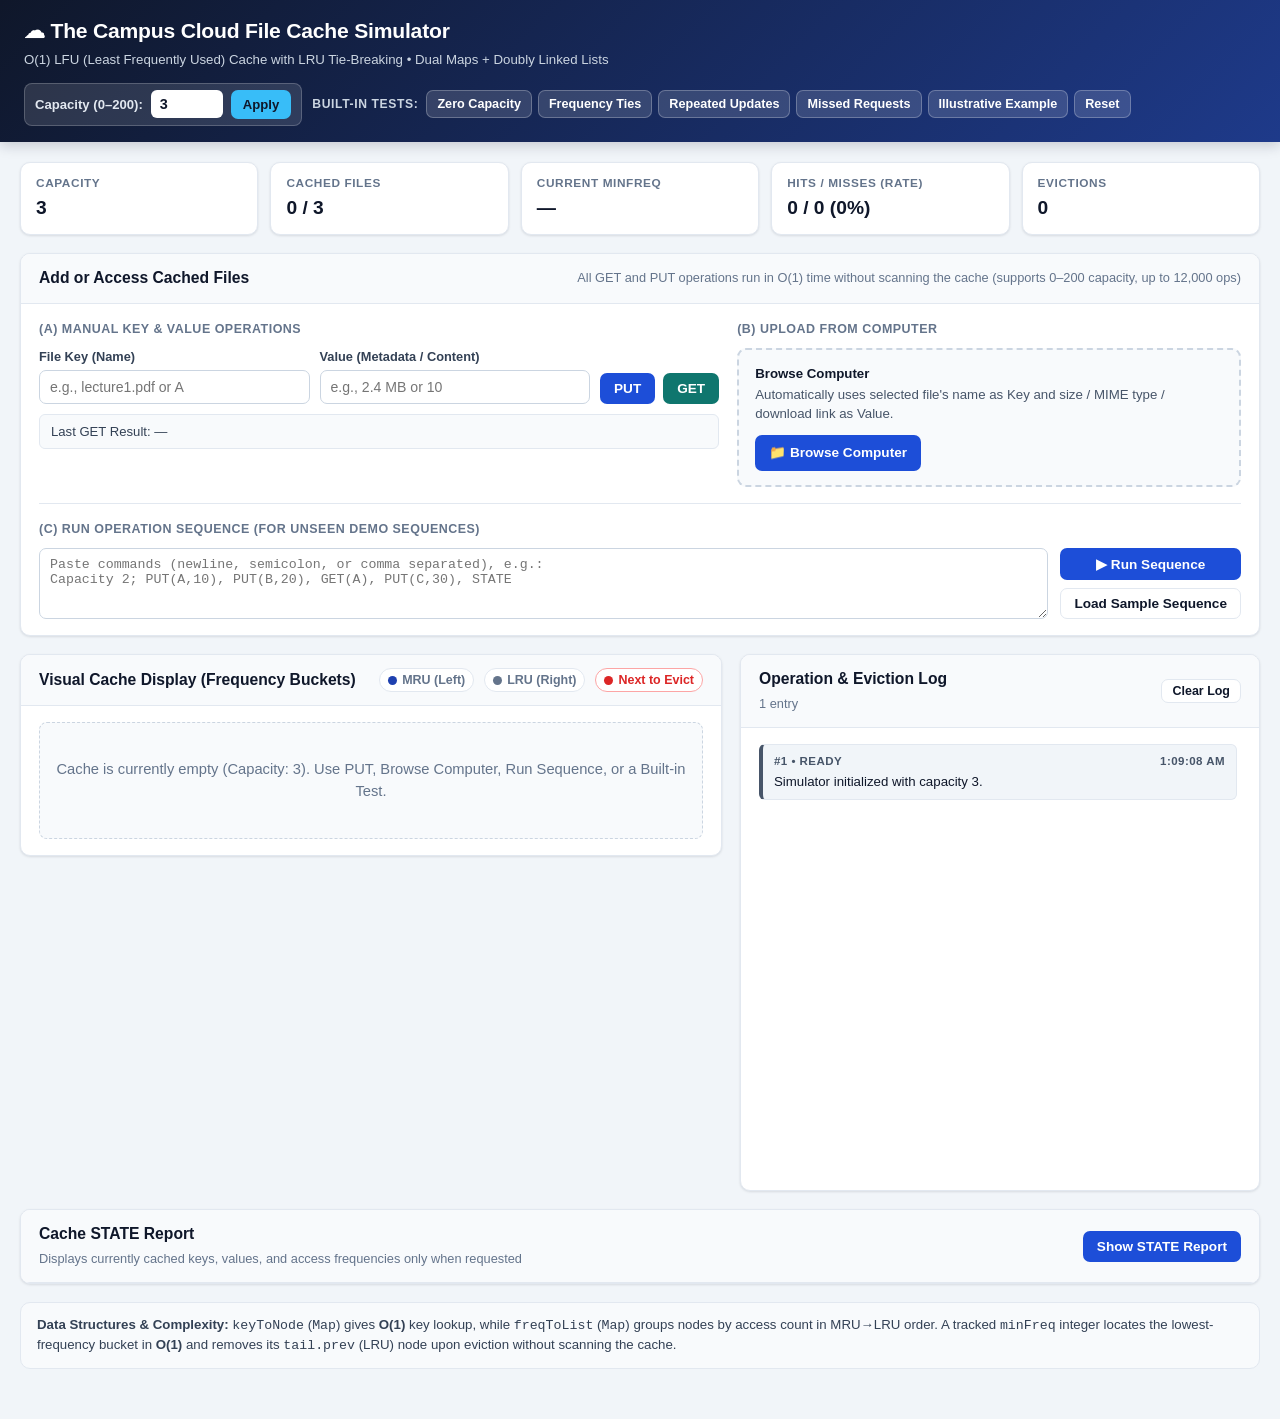
<file: index.html>
<!DOCTYPE html>
<html lang="en">
<head>
  <meta charset="UTF-8" />
  <meta name="viewport" content="width=device-width, initial-scale=1.0" />
  <title>The Campus Cloud File Cache Simulator</title>
  <link rel="stylesheet" href="style.css" />
</head>
<body>

  <!-- Top Bar -->
  <header class="topbar">
    <div class="topbar-inner">
      <div class="brand">
        <h1>☁ The Campus Cloud File Cache Simulator</h1>
        <p>O(1) LFU (Least Frequently Used) Cache with LRU Tie-Breaking • Dual Maps + Doubly Linked Lists</p>
      </div>

      <div class="topbar-controls">
        <div class="capacity-box">
          <label for="capacityInput">Capacity (0–200):</label>
          <input type="number" id="capacityInput" min="0" max="200" value="3" />
          <button class="btn-top-solid" id="setCapacityBtn">Apply</button>
        </div>

        <div class="test-group">
          <span class="test-label">Built-in Tests:</span>
          <button class="btn-top" id="testZeroBtn">Zero Capacity</button>
          <button class="btn-top" id="testTiesBtn">Frequency Ties</button>
          <button class="btn-top" id="testUpdatesBtn">Repeated Updates</button>
          <button class="btn-top" id="testMissedBtn">Missed Requests</button>
          <button class="btn-top" id="testExampleBtn">Illustrative Example</button>
          <button class="btn-top" id="resetCacheBtn" title="Clear cache and reset stats">Reset</button>
        </div>
      </div>
    </div>
  </header>

  <main class="container">

    <!-- Live Metrics -->
    <section class="stats-bar">
      <div class="stat-card">
        <div class="stat-label">Capacity</div>
        <div class="stat-value" id="statCapacity">3</div>
      </div>
      <div class="stat-card">
        <div class="stat-label">Cached Files</div>
        <div class="stat-value" id="statSize">0 / 3</div>
      </div>
      <div class="stat-card">
        <div class="stat-label">Current minFreq</div>
        <div class="stat-value" id="statMinFreq">—</div>
      </div>
      <div class="stat-card">
        <div class="stat-label">Hits / Misses (Rate)</div>
        <div class="stat-value" id="statHitsMisses">0 / 0 (0%)</div>
      </div>
      <div class="stat-card">
        <div class="stat-label">Evictions</div>
        <div class="stat-value" id="statEvictions">0</div>
      </div>
    </section>

    <!-- Input Mechanisms -->
    <section class="card">
      <div class="card-header">
        <h2 class="card-title">Add or Access Cached Files</h2>
        <span class="card-subtitle">All GET and PUT operations run in O(1) time without scanning the cache (supports 0–200 capacity, up to 12,000 ops)</span>
      </div>
      <div class="card-body">
        <div class="inputs-grid">
          <!-- (a) Manual Key / Value -->
          <div>
            <div class="input-section-label">(a) Manual Key & Value Operations</div>
            <div class="manual-row">
              <div class="field">
                <label for="keyInput">File Key (Name)</label>
                <input type="text" id="keyInput" placeholder="e.g., lecture1.pdf or A" />
              </div>
              <div class="field">
                <label for="valueInput">Value (Metadata / Content)</label>
                <input type="text" id="valueInput" placeholder="e.g., 2.4 MB or 10" />
              </div>
              <div class="manual-buttons">
                <button class="btn-primary" id="putBtn">PUT</button>
                <button class="btn-accent" id="getBtn">GET</button>
              </div>
            </div>
            <div class="last-get-banner" id="lastGetBanner">Last GET Result: —</div>
          </div>

          <!-- (b) Browse Computer File Picker -->
          <div>
            <div class="input-section-label">(b) Upload from Computer</div>
            <div class="file-drop-zone">
              <div class="file-picker-info">
                <strong>Browse Computer</strong>
                Automatically uses selected file's name as Key and size / MIME type / download link as Value.
              </div>
              <label for="filePicker" class="file-btn-label">📁 Browse Computer</label>
              <input type="file" id="filePicker" />
            </div>
          </div>
        </div>

        <!-- (c) Sequence Runner for Unseen / Batch Operations -->
        <div class="sequence-box">
          <div class="input-section-label">(c) Run Operation Sequence (for Unseen Demo Sequences)</div>
          <div class="sequence-row">
            <textarea id="sequenceInput" placeholder="Paste commands (newline, semicolon, or comma separated), e.g.:
Capacity 2; PUT(A,10), PUT(B,20), GET(A), PUT(C,30), STATE"></textarea>
            <div class="sequence-actions">
              <button class="btn-primary" id="runSequenceBtn">▶ Run Sequence</button>
              <button class="btn-outline" id="loadSampleSeqBtn">Load Sample Sequence</button>
            </div>
          </div>
        </div>
      </div>
    </section>

    <!-- Visual Cache + Log -->
    <section class="workspace-grid">
      <!-- Visual Cache Display -->
      <div class="card">
        <div class="card-header">
          <h2 class="card-title">Visual Cache Display (Frequency Buckets)</h2>
          <div class="legend">
            <span class="legend-pill"><span class="dot" style="background:#1e40af"></span>MRU (Left)</span>
            <span class="legend-pill"><span class="dot" style="background:#64748b"></span>LRU (Right)</span>
            <span class="legend-pill" style="border-color:#fca5a5; color:#dc2626;"><span class="dot" style="background:#dc2626"></span>Next to Evict</span>
          </div>
        </div>
        <div class="card-body" id="visualCacheContainer">
          <div class="cache-empty">Cache is currently empty. Use PUT, Browse Computer, Run Sequence, or a Built-in Test.</div>
        </div>
      </div>

      <!-- Operation & Eviction Log -->
      <div class="card">
        <div class="card-header">
          <div>
            <h2 class="card-title">Operation & Eviction Log</h2>
            <span class="card-subtitle" id="logCountLabel">0 entries</span>
          </div>
          <button class="btn-outline" id="clearLogBtn" style="padding:4px 10px; font-size:0.78rem;">Clear Log</button>
        </div>
        <div class="card-body">
          <div class="log-container" id="logContainer"></div>
        </div>
      </div>
    </section>

    <!-- STATE Report Section -->
    <section class="card">
      <div class="card-header">
        <div class="state-actions" style="width: 100%;">
          <div>
            <h2 class="card-title">Cache STATE Report</h2>
            <span class="card-subtitle">Displays currently cached keys, values, and access frequencies only when requested</span>
          </div>
          <div style="display:flex; gap:8px;">
            <button class="btn-primary" id="showStateBtn">Show STATE Report</button>
            <button class="btn-outline hidden" id="hideStateBtn">Hide Report</button>
          </div>
        </div>
      </div>
      <div class="card-body hidden" id="stateReportSection">
        <div id="stateReportMeta" style="font-size:0.83rem; color:var(--muted);"></div>
        <div class="table-wrap" id="stateTableWrap"></div>
      </div>
    </section>

    <!-- Structure & Policy Explanation -->
    <section class="arch-note">
      <strong>Data Structures & Complexity:</strong>
      <code>keyToNode</code> (<code>Map<key, Node></code>) gives <strong>O(1)</strong> key lookup, while <code>freqToList</code> (<code>Map<freq, DoublyLinkedList></code>) groups nodes by access count in MRU→LRU order. A tracked <code>minFreq</code> integer locates the lowest-frequency bucket in <strong>O(1)</strong> and removes its <code>tail.prev</code> (LRU) node upon eviction without scanning the cache.
    </section>

  </main>

  <script src="script.js"></script>
</body>
</html>
</file>
<file: style.css>
:root {
  --bg: #f1f5f9;
  --surface: #ffffff;
  --surface-alt: #f8fafc;
  --border: #e2e8f0;
  --text: #0f172a;
  --muted: #64748b;
  --primary: #1d4ed8;
  --primary-hover: #1e40af;
  --primary-soft: #eff6ff;
  --accent: #0f766e;
  --accent-soft: #f0fdfa;
  --evict: #dc2626;
  --evict-soft: #fef2f2;
  --evict-border: #fca5a5;
  --warn: #d97706;
  --warn-soft: #fffbeb;
  --success: #15803d;
  --success-soft: #f0fdf4;
  --shadow: 0 1px 3px rgba(15, 23, 42, 0.08), 0 1px 2px rgba(15, 23, 42, 0.04);
  --radius: 10px;
}

* { box-sizing: border-box; }

body {
  margin: 0;
  font-family: -apple-system, BlinkMacSystemFont, "Segoe UI", Roboto, Inter, Arial, sans-serif;
  background: var(--bg);
  color: var(--text);
  line-height: 1.45;
}

/* Header & Top Control Bar */
.topbar {
  background: linear-gradient(135deg, #0f172a 0%, #1e3a8a 100%);
  color: #fff;
  padding: 16px 24px;
  box-shadow: 0 4px 12px rgba(15, 23, 42, 0.18);
}

.topbar-inner {
  max-width: 1380px;
  margin: 0 auto;
  display: flex;
  flex-wrap: wrap;
  align-items: center;
  justify-content: space-between;
  gap: 14px;
}

.brand h1 {
  margin: 0;
  font-size: 1.32rem;
  font-weight: 700;
  letter-spacing: -0.01em;
  display: flex;
  align-items: center;
  gap: 10px;
}

.brand p {
  margin: 3px 0 0;
  font-size: 0.83rem;
  color: #cbd5e1;
}

.topbar-controls {
  display: flex;
  flex-wrap: wrap;
  align-items: center;
  gap: 10px;
}

.capacity-box {
  display: flex;
  align-items: center;
  gap: 8px;
  background: rgba(255, 255, 255, 0.12);
  padding: 6px 10px;
  border-radius: 8px;
  border: 1px solid rgba(255, 255, 255, 0.2);
}

.capacity-box label {
  font-size: 0.82rem;
  font-weight: 600;
  color: #e2e8f0;
}

.capacity-box input {
  width: 72px;
  padding: 5px 8px;
  border: 1px solid rgba(255, 255, 255, 0.3);
  border-radius: 6px;
  background: #fff;
  color: var(--text);
  font-weight: 600;
  font-size: 0.9rem;
}

.test-group {
  display: flex;
  flex-wrap: wrap;
  align-items: center;
  gap: 6px;
}

.test-label {
  font-size: 0.76rem;
  color: #cbd5e1;
  text-transform: uppercase;
  letter-spacing: 0.05em;
  font-weight: 600;
  margin-right: 2px;
}

/* Buttons */
button {
  cursor: pointer;
  font-family: inherit;
  font-size: 0.85rem;
  font-weight: 600;
  border: 1px solid transparent;
  border-radius: 7px;
  padding: 7px 13px;
  transition: all 0.15s ease;
  display: inline-flex;
  align-items: center;
  justify-content: center;
  gap: 6px;
}

button:active { transform: translateY(1px); }

.btn-primary { background: var(--primary); color: #fff; }
.btn-primary:hover { background: var(--primary-hover); }

.btn-accent { background: var(--accent); color: #fff; }
.btn-accent:hover { background: #115e59; }

.btn-top {
  background: rgba(255, 255, 255, 0.14);
  color: #fff;
  border-color: rgba(255, 255, 255, 0.25);
  font-size: 0.79rem;
  padding: 6px 10px;
}
.btn-top:hover { background: rgba(255, 255, 255, 0.25); }

.btn-top-solid {
  background: #38bdf8;
  color: #0f172a;
  padding: 6px 11px;
  font-size: 0.82rem;
}
.btn-top-solid:hover { background: #7dd3fc; }

.btn-outline {
  background: #fff;
  color: var(--text);
  border-color: var(--border);
}
.btn-outline:hover {
  background: var(--surface-alt);
  border-color: #cbd5e1;
}

/* Main Layout */
.container {
  max-width: 1380px;
  margin: 20px auto;
  padding: 0 20px 32px;
  display: flex;
  flex-direction: column;
  gap: 18px;
}

/* Stats Strip */
.stats-bar {
  display: grid;
  grid-template-columns: repeat(auto-fit, minmax(150px, 1fr));
  gap: 12px;
}

.stat-card {
  background: var(--surface);
  border: 1px solid var(--border);
  border-radius: var(--radius);
  padding: 12px 15px;
  box-shadow: var(--shadow);
}

.stat-label {
  font-size: 0.74rem;
  text-transform: uppercase;
  letter-spacing: 0.05em;
  color: var(--muted);
  font-weight: 700;
}

.stat-value {
  font-size: 1.2rem;
  font-weight: 700;
  margin-top: 2px;
  color: var(--text);
}

/* Cards */
.card {
  background: var(--surface);
  border: 1px solid var(--border);
  border-radius: var(--radius);
  box-shadow: var(--shadow);
  overflow: hidden;
}

.card-header {
  padding: 13px 18px;
  background: var(--surface-alt);
  border-bottom: 1px solid var(--border);
  display: flex;
  flex-wrap: wrap;
  align-items: center;
  justify-content: space-between;
  gap: 10px;
}

.card-title {
  margin: 0;
  font-size: 0.98rem;
  font-weight: 700;
  display: flex;
  align-items: center;
  gap: 8px;
}

.card-subtitle {
  font-size: 0.8rem;
  color: var(--muted);
}

.card-body { padding: 16px 18px; }

/* Input Controls */
.inputs-grid {
  display: grid;
  grid-template-columns: 1.35fr 1fr;
  gap: 18px;
}

@media (max-width: 920px) {
  .inputs-grid { grid-template-columns: 1fr; }
}

.input-section-label {
  font-size: 0.78rem;
  font-weight: 700;
  color: var(--muted);
  text-transform: uppercase;
  letter-spacing: 0.04em;
  margin-bottom: 10px;
}

.manual-row {
  display: flex;
  flex-wrap: wrap;
  gap: 10px;
  align-items: flex-end;
}

.field {
  flex: 1 1 150px;
  display: flex;
  flex-direction: column;
  gap: 4px;
}

.field label {
  font-size: 0.8rem;
  font-weight: 600;
  color: #334155;
}

.field input[type="text"], textarea {
  padding: 8px 10px;
  border: 1px solid #cbd5e1;
  border-radius: 7px;
  font-size: 0.88rem;
  font-family: inherit;
  outline: none;
  transition: border-color 0.15s;
}

.field input[type="text"]:focus, textarea:focus {
  border-color: var(--primary);
  box-shadow: 0 0 0 3px rgba(29, 78, 216, 0.12);
}

.manual-buttons { display: flex; gap: 8px; }

.last-get-banner {
  margin-top: 10px;
  padding: 7px 11px;
  border-radius: 6px;
  font-size: 0.82rem;
  background: var(--surface-alt);
  border: 1px solid var(--border);
  color: #334155;
}

.file-drop-zone {
  border: 2px dashed #cbd5e1;
  border-radius: 9px;
  padding: 14px 16px;
  background: var(--surface-alt);
  display: flex;
  flex-wrap: wrap;
  align-items: center;
  justify-content: space-between;
  gap: 12px;
  transition: border-color 0.15s, background 0.15s;
}

.file-drop-zone:hover {
  border-color: var(--primary);
  background: var(--primary-soft);
}

.file-picker-info {
  font-size: 0.83rem;
  color: #475569;
}

.file-picker-info strong {
  display: block;
  color: var(--text);
  margin-bottom: 2px;
}

input[type="file"] { display: none; }

.file-btn-label {
  cursor: pointer;
  background: var(--primary);
  color: #fff;
  padding: 8px 14px;
  border-radius: 7px;
  font-size: 0.85rem;
  font-weight: 600;
  display: inline-flex;
  align-items: center;
  gap: 6px;
  white-space: nowrap;
}

.file-btn-label:hover { background: var(--primary-hover); }

/* Sequence Runner */
.sequence-box {
  margin-top: 16px;
  padding-top: 16px;
  border-top: 1px solid var(--border);
}

.sequence-row {
  display: flex;
  flex-wrap: wrap;
  gap: 12px;
  align-items: stretch;
}

.sequence-row textarea {
  flex: 1 1 420px;
  min-height: 68px;
  resize: vertical;
  font-family: ui-monospace, SFMono-Regular, Menlo, Consolas, monospace;
  font-size: 0.83rem;
}

.sequence-actions {
  display: flex;
  flex-direction: column;
  justify-content: center;
  gap: 8px;
  min-width: 175px;
}

/* Main Split: Visual Cache + Log */
.workspace-grid {
  display: grid;
  grid-template-columns: 1.35fr 1fr;
  gap: 18px;
  align-items: start;
}

@media (max-width: 1020px) {
  .workspace-grid { grid-template-columns: 1fr; }
}

/* Visual Cache Display */
.legend {
  display: flex;
  flex-wrap: wrap;
  gap: 10px;
  font-size: 0.78rem;
  color: var(--muted);
  align-items: center;
}

.legend-pill {
  display: inline-flex;
  align-items: center;
  gap: 5px;
  padding: 2px 8px;
  border-radius: 999px;
  font-weight: 600;
  border: 1px solid var(--border);
  background: #fff;
}

.dot {
  width: 9px;
  height: 9px;
  border-radius: 50%;
  display: inline-block;
}

.cache-empty {
  text-align: center;
  padding: 36px 16px;
  color: var(--muted);
  background: var(--surface-alt);
  border: 1px dashed #cbd5e1;
  border-radius: 8px;
  font-size: 0.92rem;
}

.freq-list {
  display: flex;
  flex-direction: column;
  gap: 14px;
}

.freq-bucket {
  border: 1px solid var(--border);
  border-radius: 9px;
  background: var(--surface-alt);
  overflow: hidden;
}

.freq-bucket.is-min-freq {
  border-color: #f59e0b;
  box-shadow: 0 0 0 2px rgba(245, 158, 11, 0.14);
}

.freq-bucket-header {
  padding: 8px 13px;
  background: #e2e8f0;
  display: flex;
  flex-wrap: wrap;
  align-items: center;
  justify-content: space-between;
  gap: 8px;
  font-size: 0.83rem;
  font-weight: 700;
}

.freq-bucket.is-min-freq .freq-bucket-header {
  background: #fef3c7;
  color: #92400e;
}

.order-hint {
  font-size: 0.74rem;
  font-weight: 600;
  color: #475569;
}

.dll-row {
  padding: 12px;
  display: flex;
  flex-wrap: wrap;
  align-items: stretch;
  gap: 10px;
}

.cache-node-card {
  position: relative;
  min-width: 180px;
  max-width: 245px;
  flex: 0 1 auto;
  background: #fff;
  border: 1.5px solid #cbd5e1;
  border-radius: 8px;
  padding: 10px 12px;
  display: flex;
  flex-direction: column;
  gap: 6px;
  box-shadow: 0 1px 2px rgba(15, 23, 42, 0.05);
}

.cache-node-card.next-evict {
  border: 2px dashed var(--evict);
  background: var(--evict-soft);
  box-shadow: 0 0 0 3px rgba(220, 38, 38, 0.12);
}

.node-badges {
  display: flex;
  flex-wrap: wrap;
  gap: 4px;
  align-items: center;
}

.badge {
  font-size: 0.68rem;
  font-weight: 700;
  padding: 2px 6px;
  border-radius: 4px;
  text-transform: uppercase;
  letter-spacing: 0.03em;
}

.badge-mru { background: #dbeafe; color: #1e40af; }
.badge-lru { background: #f1f5f9; color: #475569; border: 1px solid #cbd5e1; }
.badge-evict { background: var(--evict); color: #fff; }

.node-key {
  font-weight: 700;
  font-size: 0.92rem;
  word-break: break-word;
  color: var(--text);
}

.node-val {
  font-size: 0.8rem;
  color: #334155;
  word-break: break-word;
  background: rgba(248, 250, 252, 0.8);
  border: 1px solid var(--border);
  border-radius: 5px;
  padding: 5px 7px;
}

.node-val a {
  color: var(--primary);
  font-weight: 600;
  text-decoration: none;
}
.node-val a:hover { text-decoration: underline; }

.dll-arrow {
  display: flex;
  align-items: center;
  color: #94a3b8;
  font-weight: 700;
  font-size: 1rem;
  user-select: none;
}

/* Operation & Eviction Log */
.log-container {
  height: 430px;
  overflow-y: auto;
  display: flex;
  flex-direction: column;
  gap: 8px;
  padding-right: 4px;
}

.log-entry {
  border-left: 4px solid #94a3b8;
  background: var(--surface-alt);
  border-radius: 6px;
  padding: 8px 11px;
  font-size: 0.83rem;
  border-top: 1px solid var(--border);
  border-right: 1px solid var(--border);
  border-bottom: 1px solid var(--border);
}

.log-entry.type-hit { border-left-color: var(--success); background: var(--success-soft); }
.log-entry.type-miss { border-left-color: var(--warn); background: var(--warn-soft); }
.log-entry.type-insert { border-left-color: var(--primary); background: var(--primary-soft); }
.log-entry.type-update { border-left-color: var(--accent); background: var(--accent-soft); }
.log-entry.type-evict { border-left-color: var(--evict); background: var(--evict-soft); }
.log-entry.type-info { border-left-color: #475569; background: #f1f5f9; }

.log-meta {
  display: flex;
  justify-content: space-between;
  align-items: center;
  gap: 8px;
  margin-bottom: 2px;
  font-size: 0.72rem;
  font-weight: 700;
  text-transform: uppercase;
  letter-spacing: 0.04em;
  color: #475569;
}

.log-msg { color: var(--text); word-break: break-word; }

/* STATE Report Table */
.state-actions {
  display: flex;
  align-items: center;
  justify-content: space-between;
  flex-wrap: wrap;
  gap: 10px;
}

.table-wrap {
  overflow-x: auto;
  margin-top: 14px;
  border: 1px solid var(--border);
  border-radius: 8px;
}

table {
  width: 100%;
  border-collapse: collapse;
  font-size: 0.87rem;
  background: #fff;
}

th, td {
  text-align: left;
  padding: 10px 14px;
  border-bottom: 1px solid var(--border);
  vertical-align: top;
}

th {
  background: var(--surface-alt);
  font-size: 0.76rem;
  text-transform: uppercase;
  letter-spacing: 0.04em;
  color: var(--muted);
  font-weight: 700;
}

tr:last-child td { border-bottom: none; }

.freq-pill {
  display: inline-block;
  padding: 2px 9px;
  border-radius: 999px;
  background: var(--primary-soft);
  color: var(--primary);
  font-weight: 700;
  font-size: 0.8rem;
}

.arch-note {
  font-size: 0.83rem;
  color: #334155;
  background: var(--surface-alt);
  border: 1px solid var(--border);
  border-radius: var(--radius);
  padding: 12px 16px;
}

.hidden { display: none !important; }
</file>
